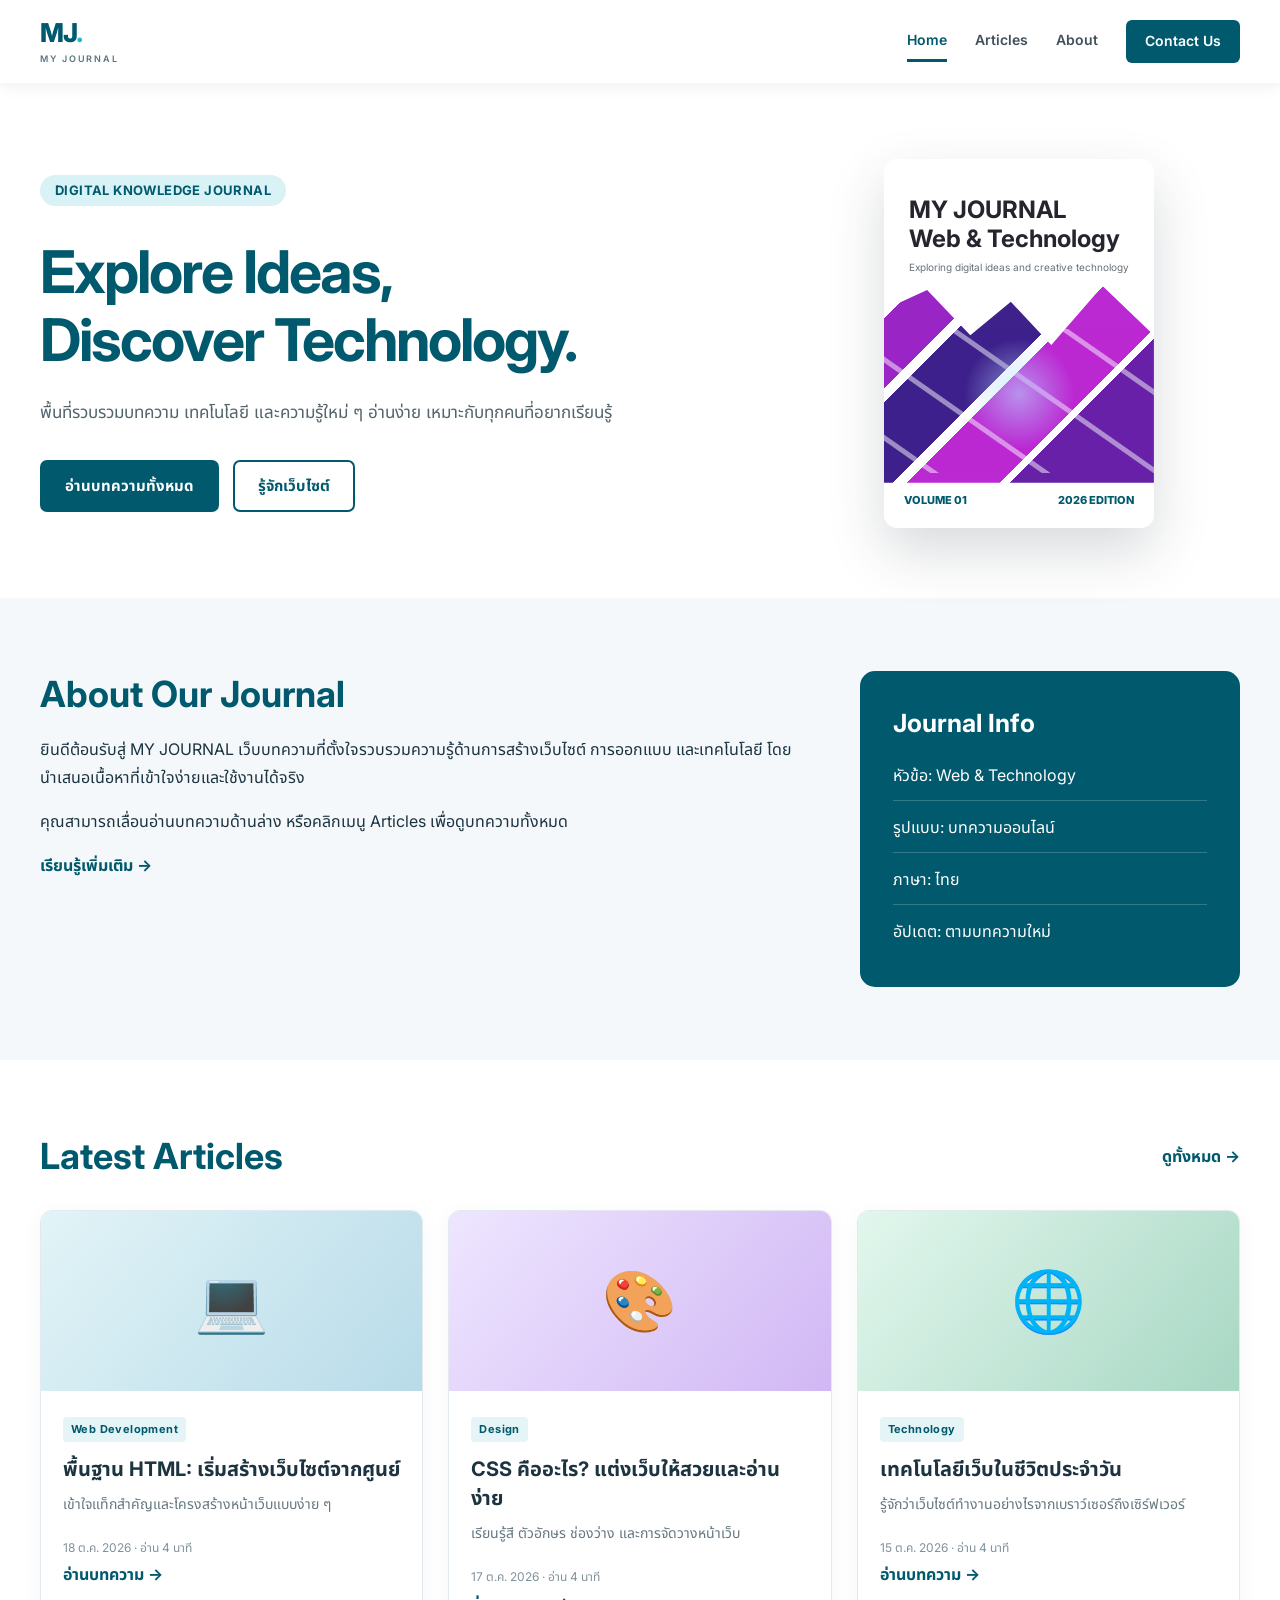
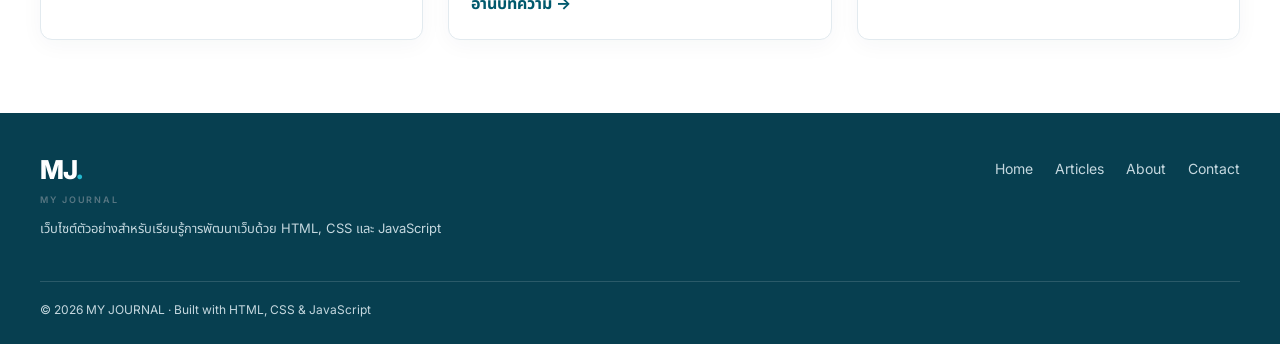
<file: index.html>
<!DOCTYPE html>
<html lang="th">

<head>
    <meta charset="UTF-8">
    <meta name="viewport" content="width=device-width, initial-scale=1.0">
    <meta name="description" content="MY JOURNAL เว็บไซต์รวมบทความด้านเทคโนโลยีและความรู้">
    <title>หน้าแรก | MY JOURNAL</title>
    <link rel="stylesheet" href="css/style.css">
</head>

<body>
    <header class="site-header">
        <div class="container nav-wrap"><a class="logo" href="index.html">MJ<span>.</span><small>MY
                    JOURNAL</small></a><button class="menu-toggle" type="button" aria-label="เปิดเมนู"
                aria-expanded="false">☰</button>
            <nav class="menu" aria-label="เมนูหลัก"><a href="index.html" class="active ">Home</a><a href="articles.html"
                    class="">Articles</a><a href="about.html" class="">About</a><a href="contact.html"
                    class="contact-link">Contact Us</a></nav>
        </div>
    </header>
    <main>
        <section class="hero">
            <div class="container hero-grid">
                <div><span class="eyebrow">DIGITAL KNOWLEDGE JOURNAL</span>
                    <h1>Explore Ideas,<br>Discover Technology.</h1>
                    <p class="lead">พื้นที่รวบรวมบทความ เทคโนโลยี และความรู้ใหม่ ๆ อ่านง่าย เหมาะกับทุกคนที่อยากเรียนรู้
                    </p>
                    <div class="actions"><a class="btn" href="articles.html">อ่านบทความทั้งหมด</a><a
                            class="btn btn-outline" href="about.html">รู้จักเว็บไซต์</a></div>
                </div>
                <div class="cover" aria-label="ภาพปกวารสารจำลอง">
                    <div>
                        <h3>MY JOURNAL<br>Web & Technology</h3>
                        <p>Exploring digital ideas and creative technology</p>
                    </div>
                    <div class="cover-art"></div>
                    <div class="cover-bottom"><span>VOLUME 01</span><span>2026 EDITION</span></div>
                </div>
            </div>
        </section>
        <section class="section pale">
            <div class="container about-grid">
                <div>
                    <h2 class="section-title">About Our Journal</h2>
                    <p>ยินดีต้อนรับสู่ MY JOURNAL เว็บบทความที่ตั้งใจรวบรวมความรู้ด้านการสร้างเว็บไซต์ การออกแบบ
                        และเทคโนโลยี โดยนำเสนอเนื้อหาที่เข้าใจง่ายและใช้งานได้จริง</p>
                    <p>คุณสามารถเลื่อนอ่านบทความด้านล่าง หรือคลิกเมนู Articles เพื่อดูบทความทั้งหมด</p><a
                        class="text-link" href="about.html">เรียนรู้เพิ่มเติม →</a>
                </div>
                <aside class="info-box">
                    <h3>Journal Info</h3>
                    <p>หัวข้อ: Web & Technology</p>
                    <p>รูปแบบ: บทความออนไลน์</p>
                    <p>ภาษา: ไทย</p>
                    <p>อัปเดต: ตามบทความใหม่</p>
                </aside>
            </div>
        </section>
        <section class="section">
            <div class="container">
                <div class="section-head">
                    <h2 class="section-title">Latest Articles</h2><a href="articles.html" class="text-link">ดูทั้งหมด
                        →</a>
                </div>
                <div class="cards">
                    <article class="card" data-category="web"><a href="article-html.html"
                            aria-label="อ่าน พื้นฐาน HTML: เริ่มสร้างเว็บไซต์จากศูนย์">
                            <div class="card-art ">💻</div>
                            <div class="card-body"><span class="tag">Web Development</span>
                                <h3>พื้นฐาน HTML: เริ่มสร้างเว็บไซต์จากศูนย์</h3>
                                <p>เข้าใจแท็กสำคัญและโครงสร้างหน้าเว็บแบบง่าย ๆ</p><span class="date">18 ต.ค. 2026 ·
                                    อ่าน 4 นาที</span>
                                <div class="text-link">อ่านบทความ →</div>
                            </div>
                        </a></article>
                    <article class="card" data-category="design"><a href="article-css.html"
                            aria-label="อ่าน CSS คืออะไร? แต่งเว็บให้สวยและอ่านง่าย">
                            <div class="card-art art-purple">🎨</div>
                            <div class="card-body"><span class="tag">Design</span>
                                <h3>CSS คืออะไร? แต่งเว็บให้สวยและอ่านง่าย</h3>
                                <p>เรียนรู้สี ตัวอักษร ช่องว่าง และการจัดวางหน้าเว็บ</p><span class="date">17 ต.ค. 2026
                                    · อ่าน 4 นาที</span>
                                <div class="text-link">อ่านบทความ →</div>
                            </div>
                        </a></article>
                    <article class="card" data-category="tech"><a href="article-tech.html"
                            aria-label="อ่าน เทคโนโลยีเว็บในชีวิตประจำวัน">
                            <div class="card-art art-green">🌐</div>
                            <div class="card-body"><span class="tag">Technology</span>
                                <h3>เทคโนโลยีเว็บในชีวิตประจำวัน</h3>
                                <p>รู้จักว่าเว็บไซต์ทำงานอย่างไรจากเบราว์เซอร์ถึงเซิร์ฟเวอร์</p><span class="date">15
                                    ต.ค. 2026 · อ่าน 4 นาที</span>
                                <div class="text-link">อ่านบทความ →</div>
                            </div>
                        </a></article>
                </div>
            </div>
        </section>
    </main>
    <footer class="footer">
        <div class="container">
            <div class="footer-grid">
                <div><a href="index.html" class="logo">MJ<span>.</span><small>MY JOURNAL</small></a>
                    <p>เว็บไซต์ตัวอย่างสำหรับเรียนรู้การพัฒนาเว็บด้วย HTML, CSS และ JavaScript</p>
                </div>
                <div class="footer-links"><a href="index.html">Home</a><a href="articles.html">Articles</a><a
                        href="about.html">About</a><a href="contact.html">Contact</a></div>
            </div>
            <div class="copyright">© 2026 MY JOURNAL · Built with HTML, CSS & JavaScript</div>
        </div>
    </footer>
    <script src="js/main.js"></script>
</body>

</html>
</file>
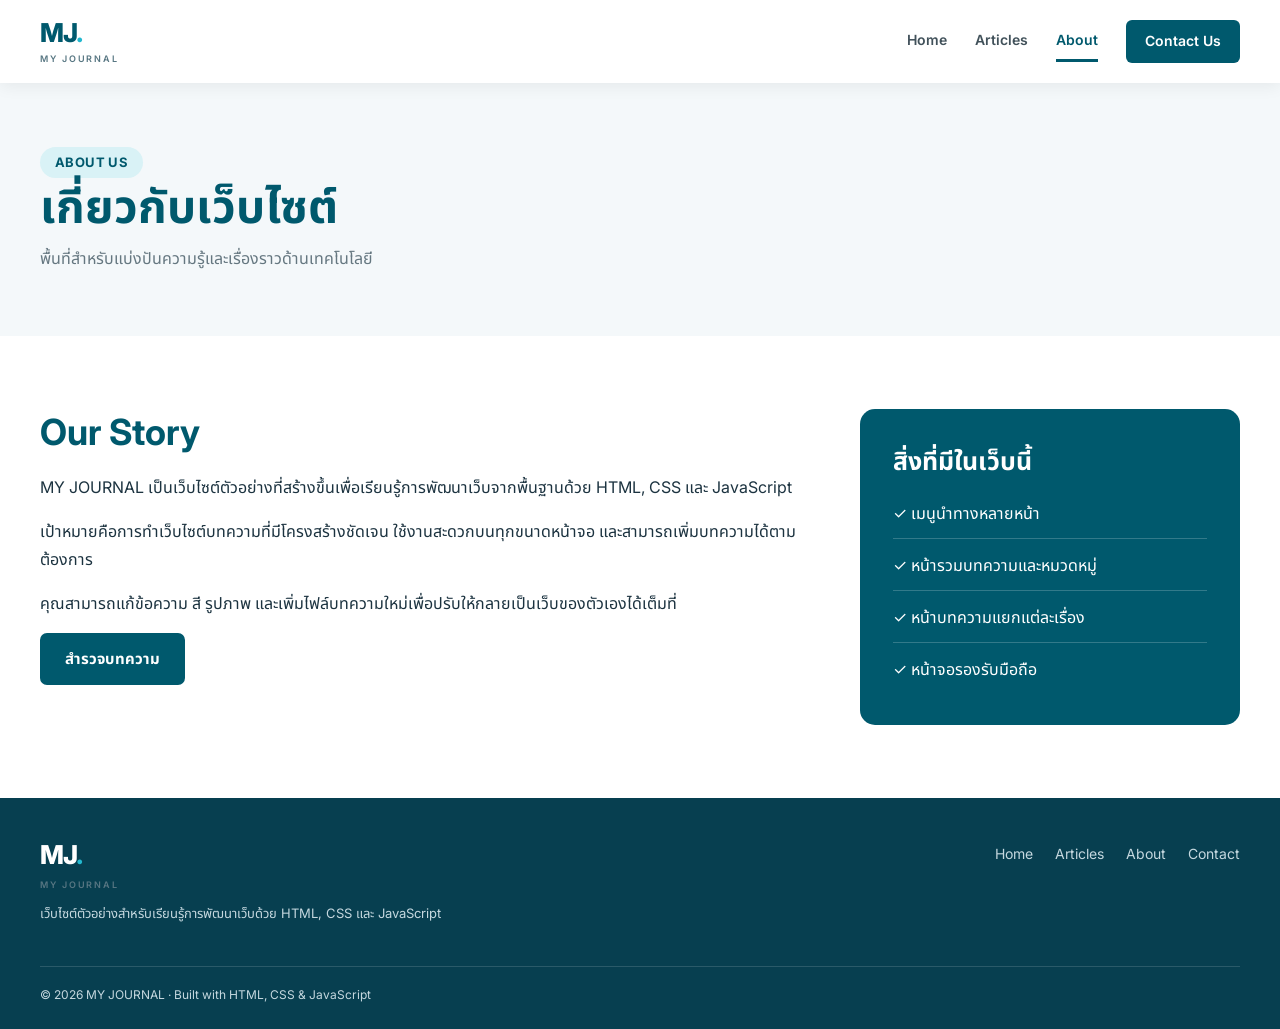
<file: about.html>
<!DOCTYPE html><html lang="th"><head><meta charset="UTF-8"><meta name="viewport" content="width=device-width, initial-scale=1.0"><meta name="description" content="MY JOURNAL เว็บไซต์รวมบทความด้านเทคโนโลยีและความรู้"><title>เกี่ยวกับเรา | MY JOURNAL</title><link rel="stylesheet" href="css/style.css"></head><body><header class="site-header"><div class="container nav-wrap"><a class="logo" href="index.html">MJ<span>.</span><small>MY JOURNAL</small></a><button class="menu-toggle" type="button" aria-label="เปิดเมนู" aria-expanded="false">☰</button><nav class="menu" aria-label="เมนูหลัก"><a href="index.html" class="">Home</a><a href="articles.html" class="">Articles</a><a href="about.html" class="active ">About</a><a href="contact.html" class="contact-link">Contact Us</a></nav></div></header><main><section class="page-hero"><div class="container"><span class="eyebrow">ABOUT US</span><h1>เกี่ยวกับเว็บไซต์</h1><p>พื้นที่สำหรับแบ่งปันความรู้และเรื่องราวด้านเทคโนโลยี</p></div></section><section class="section"><div class="container about-grid"><div><h2 class="section-title">Our Story</h2><p>MY JOURNAL เป็นเว็บไซต์ตัวอย่างที่สร้างขึ้นเพื่อเรียนรู้การพัฒนาเว็บจากพื้นฐานด้วย HTML, CSS และ JavaScript</p><p>เป้าหมายคือการทำเว็บไซต์บทความที่มีโครงสร้างชัดเจน ใช้งานสะดวกบนทุกขนาดหน้าจอ และสามารถเพิ่มบทความได้ตามต้องการ</p><p>คุณสามารถแก้ข้อความ สี รูปภาพ และเพิ่มไฟล์บทความใหม่เพื่อปรับให้กลายเป็นเว็บของตัวเองได้เต็มที่</p><a class="btn" href="articles.html">สำรวจบทความ</a></div><aside class="info-box"><h3>สิ่งที่มีในเว็บนี้</h3><p>✓ เมนูนำทางหลายหน้า</p><p>✓ หน้ารวมบทความและหมวดหมู่</p><p>✓ หน้าบทความแยกแต่ละเรื่อง</p><p>✓ หน้าจอรองรับมือถือ</p></aside></div></section></main><footer class="footer"><div class="container"><div class="footer-grid"><div><a href="index.html" class="logo">MJ<span>.</span><small>MY JOURNAL</small></a><p>เว็บไซต์ตัวอย่างสำหรับเรียนรู้การพัฒนาเว็บด้วย HTML, CSS และ JavaScript</p></div><div class="footer-links"><a href="index.html">Home</a><a href="articles.html">Articles</a><a href="about.html">About</a><a href="contact.html">Contact</a></div></div><div class="copyright">© 2026 MY JOURNAL · Built with HTML, CSS & JavaScript</div></div></footer><script src="js/main.js"></script></body></html>
</file>
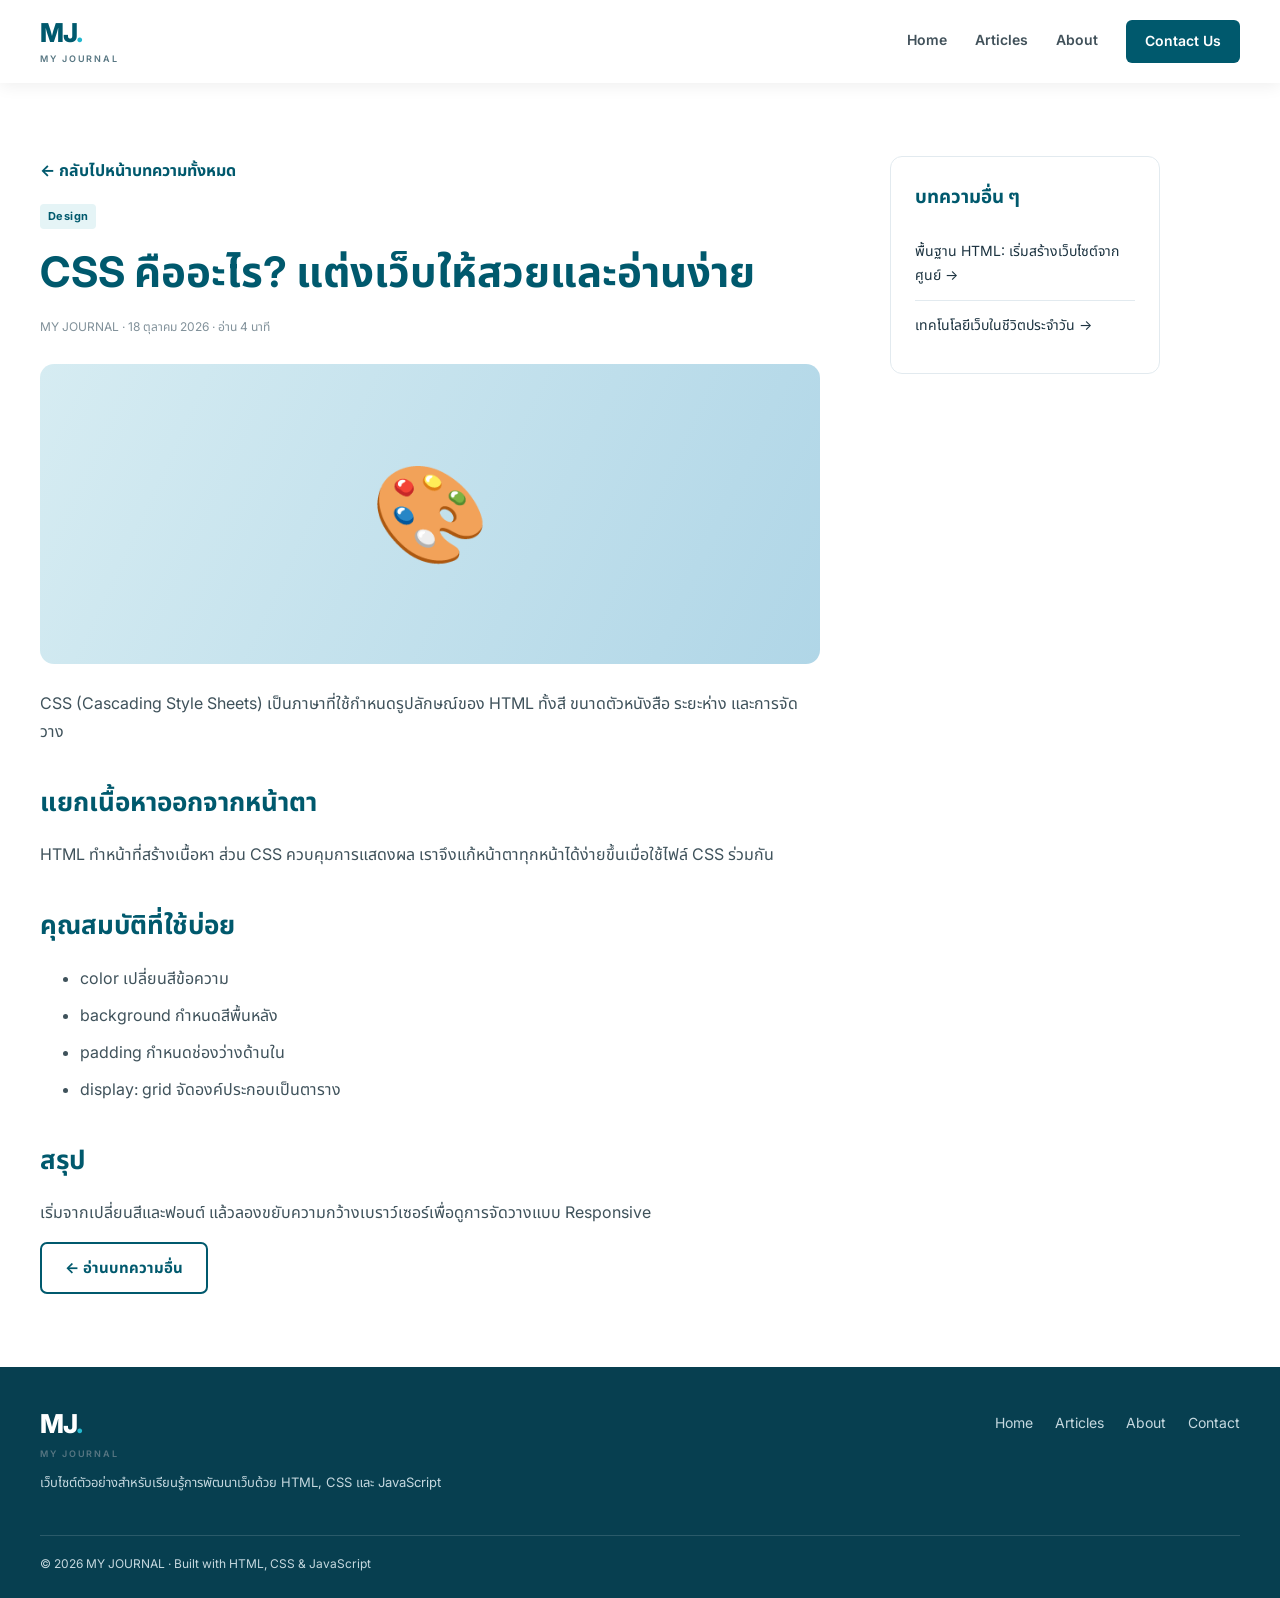
<file: article-css.html>
<!DOCTYPE html><html lang="th"><head><meta charset="UTF-8"><meta name="viewport" content="width=device-width, initial-scale=1.0"><meta name="description" content="MY JOURNAL เว็บไซต์รวมบทความด้านเทคโนโลยีและความรู้"><title>CSS คืออะไร? แต่งเว็บให้สวยและอ่านง่าย | MY JOURNAL</title><link rel="stylesheet" href="css/style.css"></head><body><header class="site-header"><div class="container nav-wrap"><a class="logo" href="index.html">MJ<span>.</span><small>MY JOURNAL</small></a><button class="menu-toggle" type="button" aria-label="เปิดเมนู" aria-expanded="false">☰</button><nav class="menu" aria-label="เมนูหลัก"><a href="index.html" class="">Home</a><a href="articles.html" class="">Articles</a><a href="about.html" class="">About</a><a href="contact.html" class="contact-link">Contact Us</a></nav></div></header><main><section class="section"><div class="container article-layout"><article class="article-content"><a class="text-link" href="articles.html">← กลับไปหน้าบทความทั้งหมด</a><p><span class="tag">Design</span></p><h1>CSS คืออะไร? แต่งเว็บให้สวยและอ่านง่าย</h1><span class="date">MY JOURNAL · 18 ตุลาคม 2026 · อ่าน 4 นาที</span><div class="article-banner">🎨</div><p>CSS (Cascading Style Sheets) เป็นภาษาที่ใช้กำหนดรูปลักษณ์ของ HTML ทั้งสี ขนาดตัวหนังสือ ระยะห่าง และการจัดวาง</p><h2>แยกเนื้อหาออกจากหน้าตา</h2><p>HTML ทำหน้าที่สร้างเนื้อหา ส่วน CSS ควบคุมการแสดงผล เราจึงแก้หน้าตาทุกหน้าได้ง่ายขึ้นเมื่อใช้ไฟล์ CSS ร่วมกัน</p><h2>คุณสมบัติที่ใช้บ่อย</h2><ul><li>color เปลี่ยนสีข้อความ</li><li>background กำหนดสีพื้นหลัง</li><li>padding กำหนดช่องว่างด้านใน</li><li>display: grid จัดองค์ประกอบเป็นตาราง</li></ul><h2>สรุป</h2><p>เริ่มจากเปลี่ยนสีและฟอนต์ แล้วลองขยับความกว้างเบราว์เซอร์เพื่อดูการจัดวางแบบ Responsive</p><a class="btn btn-outline" href="articles.html">← อ่านบทความอื่น</a></article><aside class="sidebar"><h3>บทความอื่น ๆ</h3><a href="article-html.html">พื้นฐาน HTML: เริ่มสร้างเว็บไซต์จากศูนย์ →</a><a href="article-tech.html">เทคโนโลยีเว็บในชีวิตประจำวัน →</a></aside></div></section></main><footer class="footer"><div class="container"><div class="footer-grid"><div><a href="index.html" class="logo">MJ<span>.</span><small>MY JOURNAL</small></a><p>เว็บไซต์ตัวอย่างสำหรับเรียนรู้การพัฒนาเว็บด้วย HTML, CSS และ JavaScript</p></div><div class="footer-links"><a href="index.html">Home</a><a href="articles.html">Articles</a><a href="about.html">About</a><a href="contact.html">Contact</a></div></div><div class="copyright">© 2026 MY JOURNAL · Built with HTML, CSS & JavaScript</div></div></footer><script src="js/main.js"></script></body></html>
</file>
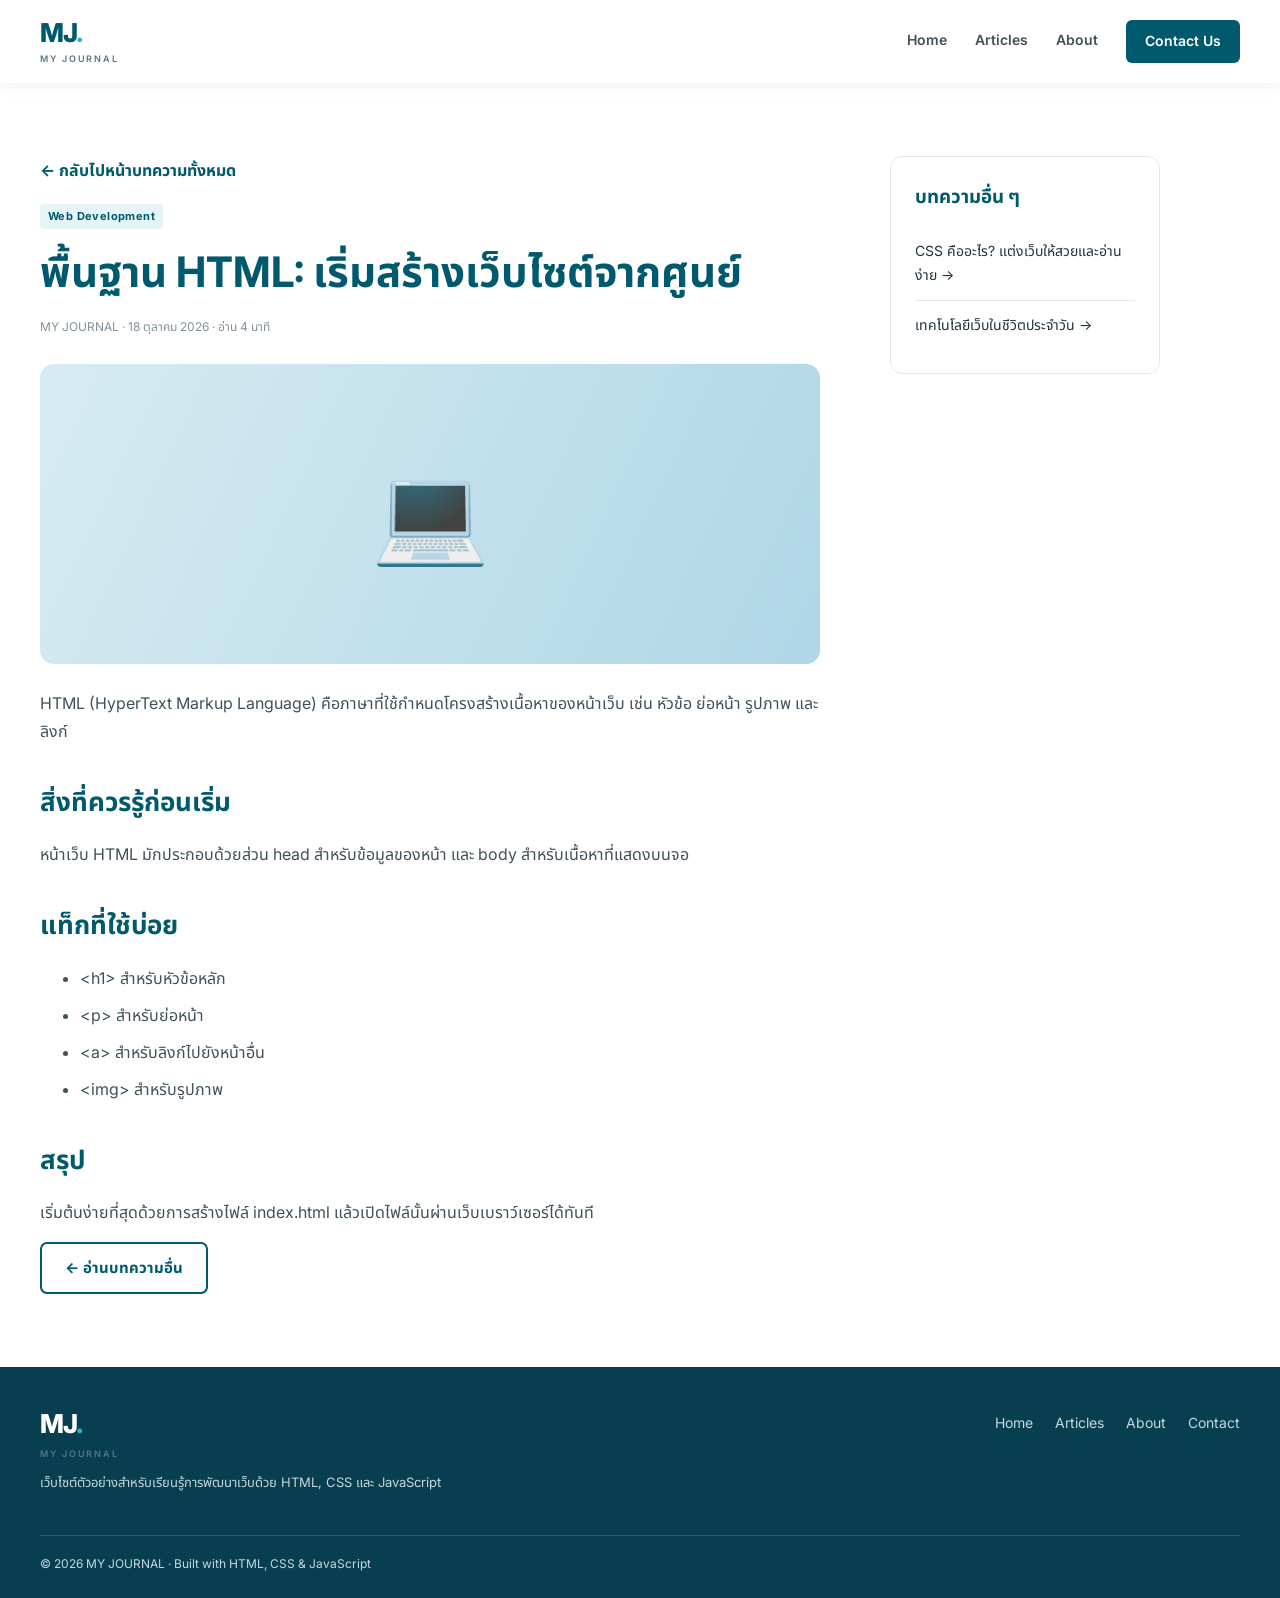
<file: article-html.html>
<!DOCTYPE html><html lang="th"><head><meta charset="UTF-8"><meta name="viewport" content="width=device-width, initial-scale=1.0"><meta name="description" content="MY JOURNAL เว็บไซต์รวมบทความด้านเทคโนโลยีและความรู้"><title>พื้นฐาน HTML: เริ่มสร้างเว็บไซต์จากศูนย์ | MY JOURNAL</title><link rel="stylesheet" href="css/style.css"></head><body><header class="site-header"><div class="container nav-wrap"><a class="logo" href="index.html">MJ<span>.</span><small>MY JOURNAL</small></a><button class="menu-toggle" type="button" aria-label="เปิดเมนู" aria-expanded="false">☰</button><nav class="menu" aria-label="เมนูหลัก"><a href="index.html" class="">Home</a><a href="articles.html" class="">Articles</a><a href="about.html" class="">About</a><a href="contact.html" class="contact-link">Contact Us</a></nav></div></header><main><section class="section"><div class="container article-layout"><article class="article-content"><a class="text-link" href="articles.html">← กลับไปหน้าบทความทั้งหมด</a><p><span class="tag">Web Development</span></p><h1>พื้นฐาน HTML: เริ่มสร้างเว็บไซต์จากศูนย์</h1><span class="date">MY JOURNAL · 18 ตุลาคม 2026 · อ่าน 4 นาที</span><div class="article-banner">💻</div><p>HTML (HyperText Markup Language) คือภาษาที่ใช้กำหนดโครงสร้างเนื้อหาของหน้าเว็บ เช่น หัวข้อ ย่อหน้า รูปภาพ และลิงก์</p><h2>สิ่งที่ควรรู้ก่อนเริ่ม</h2><p>หน้าเว็บ HTML มักประกอบด้วยส่วน head สำหรับข้อมูลของหน้า และ body สำหรับเนื้อหาที่แสดงบนจอ</p><h2>แท็กที่ใช้บ่อย</h2><ul><li>&lt;h1&gt; สำหรับหัวข้อหลัก</li><li>&lt;p&gt; สำหรับย่อหน้า</li><li>&lt;a&gt; สำหรับลิงก์ไปยังหน้าอื่น</li><li>&lt;img&gt; สำหรับรูปภาพ</li></ul><h2>สรุป</h2><p>เริ่มต้นง่ายที่สุดด้วยการสร้างไฟล์ index.html แล้วเปิดไฟล์นั้นผ่านเว็บเบราว์เซอร์ได้ทันที</p><a class="btn btn-outline" href="articles.html">← อ่านบทความอื่น</a></article><aside class="sidebar"><h3>บทความอื่น ๆ</h3><a href="article-css.html">CSS คืออะไร? แต่งเว็บให้สวยและอ่านง่าย →</a><a href="article-tech.html">เทคโนโลยีเว็บในชีวิตประจำวัน →</a></aside></div></section></main><footer class="footer"><div class="container"><div class="footer-grid"><div><a href="index.html" class="logo">MJ<span>.</span><small>MY JOURNAL</small></a><p>เว็บไซต์ตัวอย่างสำหรับเรียนรู้การพัฒนาเว็บด้วย HTML, CSS และ JavaScript</p></div><div class="footer-links"><a href="index.html">Home</a><a href="articles.html">Articles</a><a href="about.html">About</a><a href="contact.html">Contact</a></div></div><div class="copyright">© 2026 MY JOURNAL · Built with HTML, CSS & JavaScript</div></div></footer><script src="js/main.js"></script></body></html>
</file>
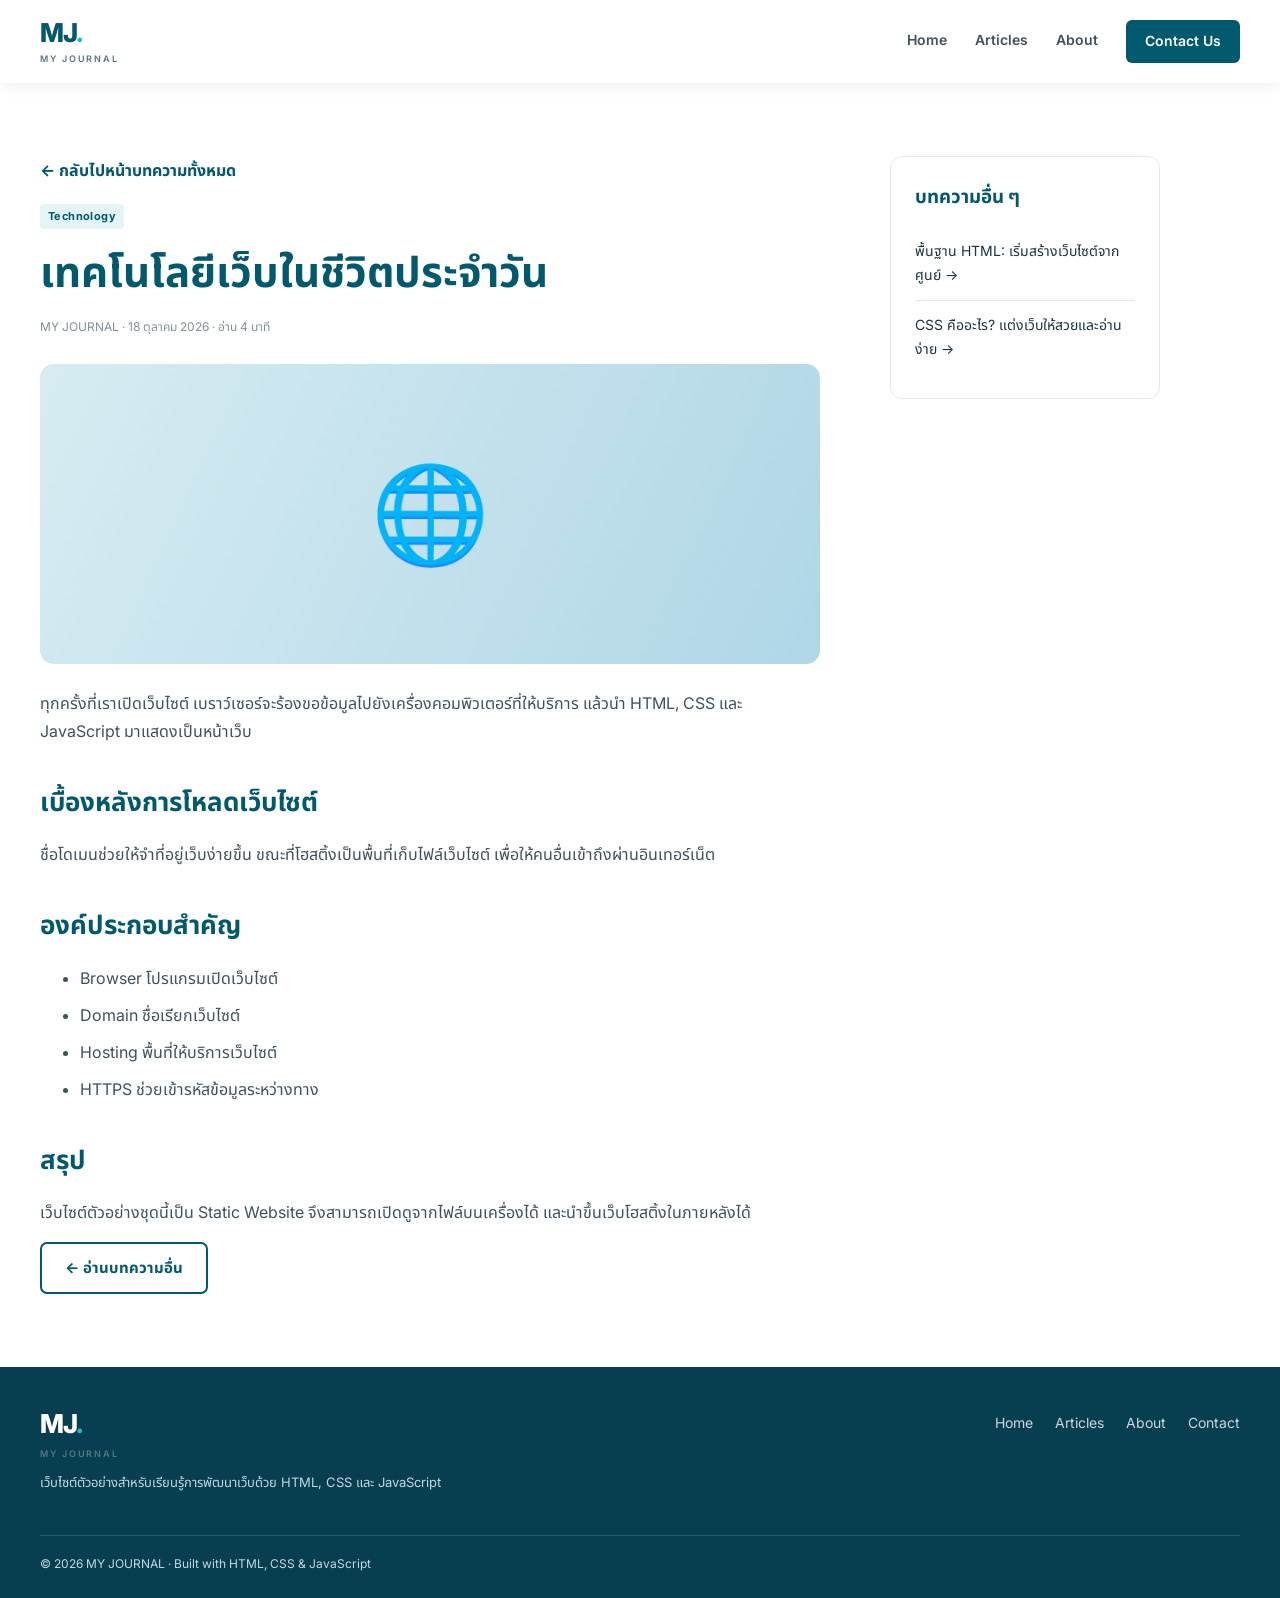
<file: article-tech.html>
<!DOCTYPE html><html lang="th"><head><meta charset="UTF-8"><meta name="viewport" content="width=device-width, initial-scale=1.0"><meta name="description" content="MY JOURNAL เว็บไซต์รวมบทความด้านเทคโนโลยีและความรู้"><title>เทคโนโลยีเว็บในชีวิตประจำวัน | MY JOURNAL</title><link rel="stylesheet" href="css/style.css"></head><body><header class="site-header"><div class="container nav-wrap"><a class="logo" href="index.html">MJ<span>.</span><small>MY JOURNAL</small></a><button class="menu-toggle" type="button" aria-label="เปิดเมนู" aria-expanded="false">☰</button><nav class="menu" aria-label="เมนูหลัก"><a href="index.html" class="">Home</a><a href="articles.html" class="">Articles</a><a href="about.html" class="">About</a><a href="contact.html" class="contact-link">Contact Us</a></nav></div></header><main><section class="section"><div class="container article-layout"><article class="article-content"><a class="text-link" href="articles.html">← กลับไปหน้าบทความทั้งหมด</a><p><span class="tag">Technology</span></p><h1>เทคโนโลยีเว็บในชีวิตประจำวัน</h1><span class="date">MY JOURNAL · 18 ตุลาคม 2026 · อ่าน 4 นาที</span><div class="article-banner">🌐</div><p>ทุกครั้งที่เราเปิดเว็บไซต์ เบราว์เซอร์จะร้องขอข้อมูลไปยังเครื่องคอมพิวเตอร์ที่ให้บริการ แล้วนำ HTML, CSS และ JavaScript มาแสดงเป็นหน้าเว็บ</p><h2>เบื้องหลังการโหลดเว็บไซต์</h2><p>ชื่อโดเมนช่วยให้จำที่อยู่เว็บง่ายขึ้น ขณะที่โฮสติ้งเป็นพื้นที่เก็บไฟล์เว็บไซต์ เพื่อให้คนอื่นเข้าถึงผ่านอินเทอร์เน็ต</p><h2>องค์ประกอบสำคัญ</h2><ul><li>Browser โปรแกรมเปิดเว็บไซต์</li><li>Domain ชื่อเรียกเว็บไซต์</li><li>Hosting พื้นที่ให้บริการเว็บไซต์</li><li>HTTPS ช่วยเข้ารหัสข้อมูลระหว่างทาง</li></ul><h2>สรุป</h2><p>เว็บไซต์ตัวอย่างชุดนี้เป็น Static Website จึงสามารถเปิดดูจากไฟล์บนเครื่องได้ และนำขึ้นเว็บโฮสติ้งในภายหลังได้</p><a class="btn btn-outline" href="articles.html">← อ่านบทความอื่น</a></article><aside class="sidebar"><h3>บทความอื่น ๆ</h3><a href="article-html.html">พื้นฐาน HTML: เริ่มสร้างเว็บไซต์จากศูนย์ →</a><a href="article-css.html">CSS คืออะไร? แต่งเว็บให้สวยและอ่านง่าย →</a></aside></div></section></main><footer class="footer"><div class="container"><div class="footer-grid"><div><a href="index.html" class="logo">MJ<span>.</span><small>MY JOURNAL</small></a><p>เว็บไซต์ตัวอย่างสำหรับเรียนรู้การพัฒนาเว็บด้วย HTML, CSS และ JavaScript</p></div><div class="footer-links"><a href="index.html">Home</a><a href="articles.html">Articles</a><a href="about.html">About</a><a href="contact.html">Contact</a></div></div><div class="copyright">© 2026 MY JOURNAL · Built with HTML, CSS & JavaScript</div></div></footer><script src="js/main.js"></script></body></html>
</file>
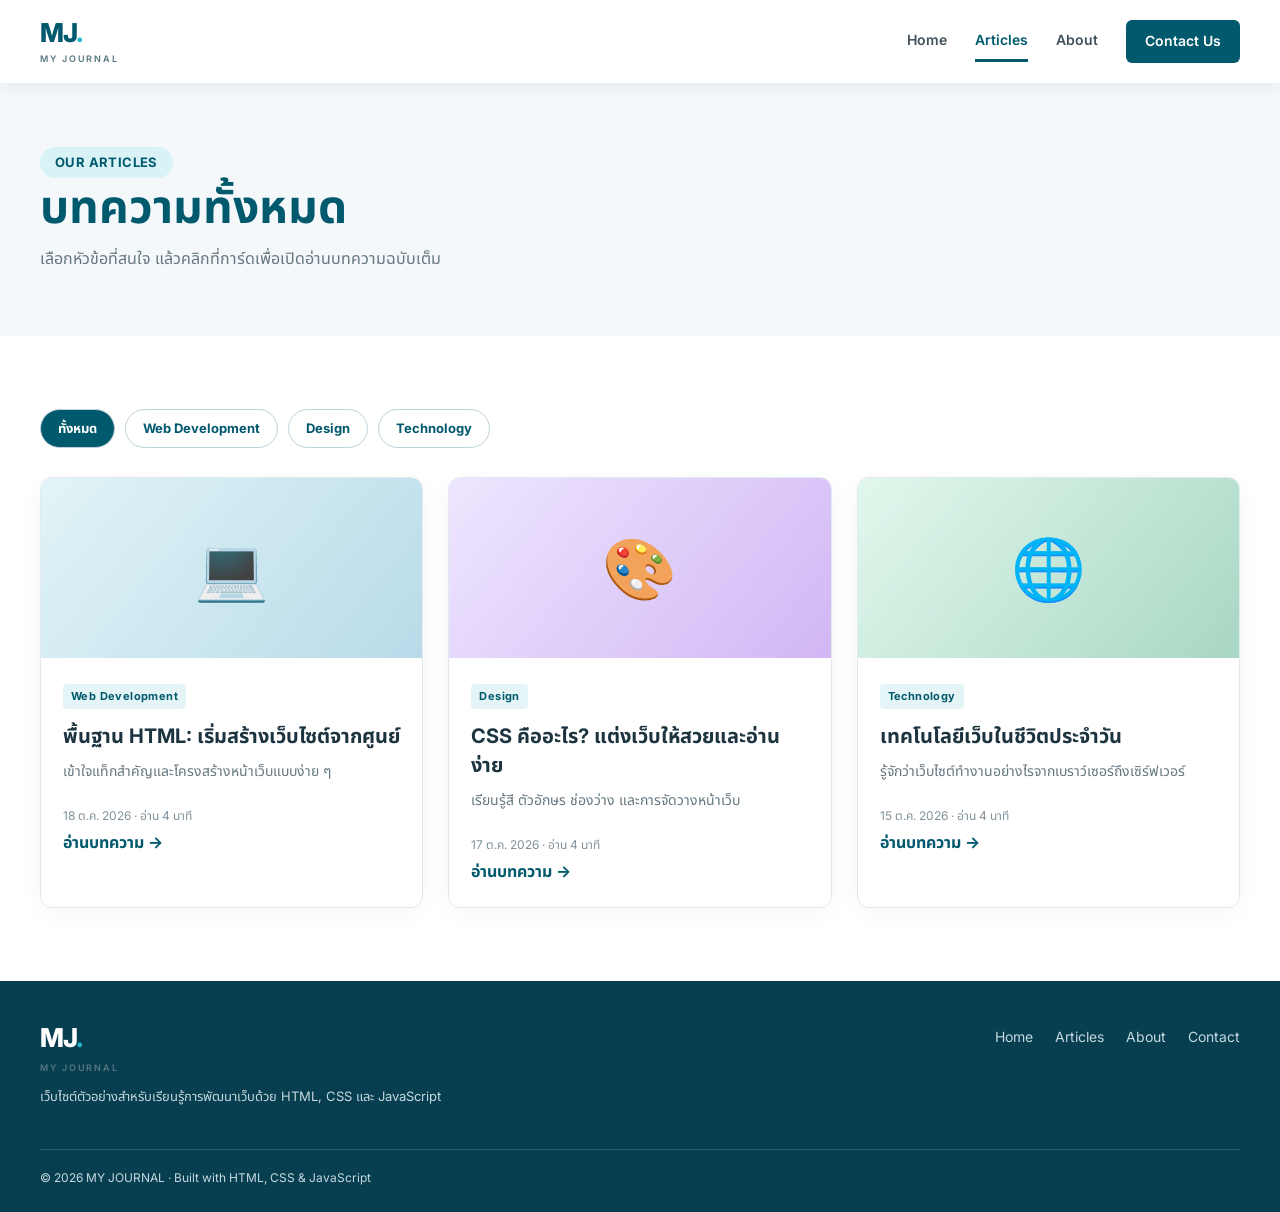
<file: articles.html>
<!DOCTYPE html><html lang="th"><head><meta charset="UTF-8"><meta name="viewport" content="width=device-width, initial-scale=1.0"><meta name="description" content="MY JOURNAL เว็บไซต์รวมบทความด้านเทคโนโลยีและความรู้"><title>บทความทั้งหมด | MY JOURNAL</title><link rel="stylesheet" href="css/style.css"></head><body><header class="site-header"><div class="container nav-wrap"><a class="logo" href="index.html">MJ<span>.</span><small>MY JOURNAL</small></a><button class="menu-toggle" type="button" aria-label="เปิดเมนู" aria-expanded="false">☰</button><nav class="menu" aria-label="เมนูหลัก"><a href="index.html" class="">Home</a><a href="articles.html" class="active ">Articles</a><a href="about.html" class="">About</a><a href="contact.html" class="contact-link">Contact Us</a></nav></div></header><main><section class="page-hero"><div class="container"><span class="eyebrow">OUR ARTICLES</span><h1>บทความทั้งหมด</h1><p>เลือกหัวข้อที่สนใจ แล้วคลิกที่การ์ดเพื่อเปิดอ่านบทความฉบับเต็ม</p></div></section><section class="section"><div class="container"><div class="filter-row"><button class="filter active" data-filter="all">ทั้งหมด</button><button class="filter" data-filter="web">Web Development</button><button class="filter" data-filter="design">Design</button><button class="filter" data-filter="tech">Technology</button></div><div class="cards"><article class="card" data-category="web"><a href="article-html.html" aria-label="อ่าน พื้นฐาน HTML: เริ่มสร้างเว็บไซต์จากศูนย์"><div class="card-art ">💻</div><div class="card-body"><span class="tag">Web Development</span><h3>พื้นฐาน HTML: เริ่มสร้างเว็บไซต์จากศูนย์</h3><p>เข้าใจแท็กสำคัญและโครงสร้างหน้าเว็บแบบง่าย ๆ</p><span class="date">18 ต.ค. 2026 · อ่าน 4 นาที</span><div class="text-link">อ่านบทความ →</div></div></a></article><article class="card" data-category="design"><a href="article-css.html" aria-label="อ่าน CSS คืออะไร? แต่งเว็บให้สวยและอ่านง่าย"><div class="card-art art-purple">🎨</div><div class="card-body"><span class="tag">Design</span><h3>CSS คืออะไร? แต่งเว็บให้สวยและอ่านง่าย</h3><p>เรียนรู้สี ตัวอักษร ช่องว่าง และการจัดวางหน้าเว็บ</p><span class="date">17 ต.ค. 2026 · อ่าน 4 นาที</span><div class="text-link">อ่านบทความ →</div></div></a></article><article class="card" data-category="tech"><a href="article-tech.html" aria-label="อ่าน เทคโนโลยีเว็บในชีวิตประจำวัน"><div class="card-art art-green">🌐</div><div class="card-body"><span class="tag">Technology</span><h3>เทคโนโลยีเว็บในชีวิตประจำวัน</h3><p>รู้จักว่าเว็บไซต์ทำงานอย่างไรจากเบราว์เซอร์ถึงเซิร์ฟเวอร์</p><span class="date">15 ต.ค. 2026 · อ่าน 4 นาที</span><div class="text-link">อ่านบทความ →</div></div></a></article></div></div></section></main><footer class="footer"><div class="container"><div class="footer-grid"><div><a href="index.html" class="logo">MJ<span>.</span><small>MY JOURNAL</small></a><p>เว็บไซต์ตัวอย่างสำหรับเรียนรู้การพัฒนาเว็บด้วย HTML, CSS และ JavaScript</p></div><div class="footer-links"><a href="index.html">Home</a><a href="articles.html">Articles</a><a href="about.html">About</a><a href="contact.html">Contact</a></div></div><div class="copyright">© 2026 MY JOURNAL · Built with HTML, CSS & JavaScript</div></div></footer><script src="js/main.js"></script></body></html>
</file>
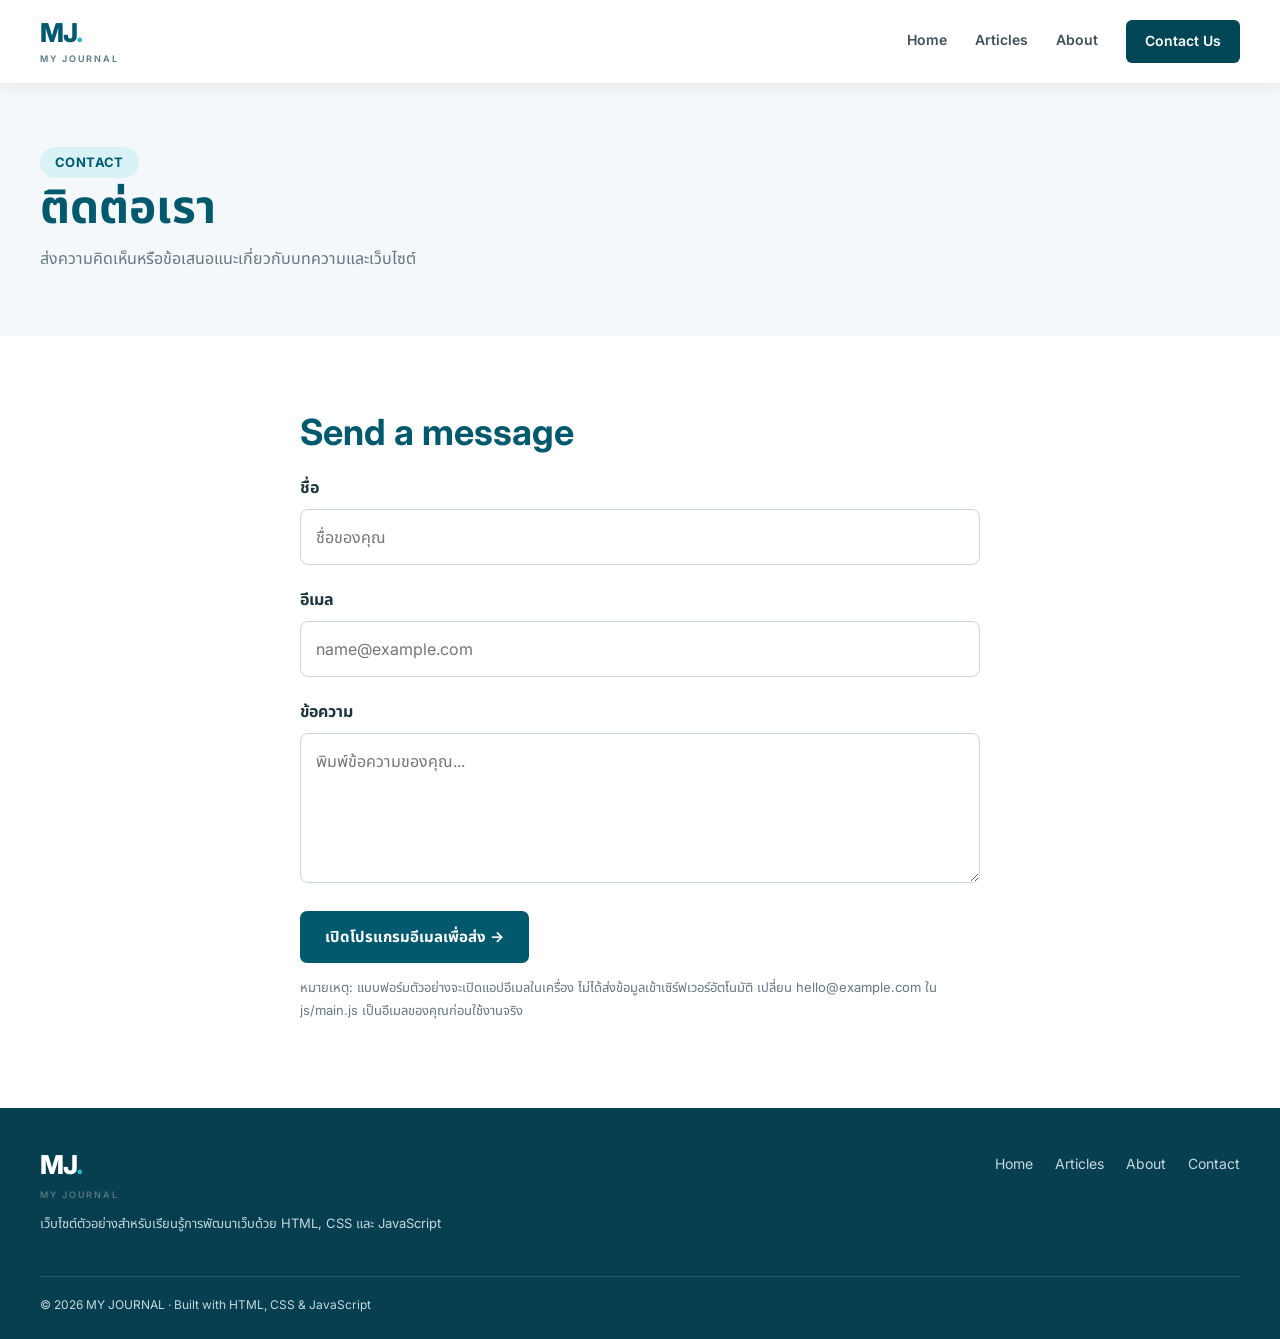
<file: contact.html>
<!DOCTYPE html><html lang="th"><head><meta charset="UTF-8"><meta name="viewport" content="width=device-width, initial-scale=1.0"><meta name="description" content="MY JOURNAL เว็บไซต์รวมบทความด้านเทคโนโลยีและความรู้"><title>ติดต่อเรา | MY JOURNAL</title><link rel="stylesheet" href="css/style.css"></head><body><header class="site-header"><div class="container nav-wrap"><a class="logo" href="index.html">MJ<span>.</span><small>MY JOURNAL</small></a><button class="menu-toggle" type="button" aria-label="เปิดเมนู" aria-expanded="false">☰</button><nav class="menu" aria-label="เมนูหลัก"><a href="index.html" class="">Home</a><a href="articles.html" class="">Articles</a><a href="about.html" class="">About</a><a href="contact.html" class="active contact-link">Contact Us</a></nav></div></header><main><section class="page-hero"><div class="container"><span class="eyebrow">CONTACT</span><h1>ติดต่อเรา</h1><p>ส่งความคิดเห็นหรือข้อเสนอแนะเกี่ยวกับบทความและเว็บไซต์</p></div></section><section class="section"><div class="container form-wrap"><h2 class="section-title">Send a message</h2><form id="contact-form"><div class="form-row"><label for="name">ชื่อ</label><input id="name" name="name" required placeholder="ชื่อของคุณ"></div><div class="form-row"><label for="email">อีเมล</label><input id="email" type="email" name="email" required placeholder="name@example.com"></div><div class="form-row"><label for="message">ข้อความ</label><textarea id="message" name="message" required placeholder="พิมพ์ข้อความของคุณ..."></textarea></div><button class="btn" type="submit">เปิดโปรแกรมอีเมลเพื่อส่ง →</button><p class="form-note">หมายเหตุ: แบบฟอร์มตัวอย่างจะเปิดแอปอีเมลในเครื่อง ไม่ได้ส่งข้อมูลเข้าเซิร์ฟเวอร์อัตโนมัติ เปลี่ยน hello@example.com ใน js/main.js เป็นอีเมลของคุณก่อนใช้งานจริง</p></form></div></section></main><footer class="footer"><div class="container"><div class="footer-grid"><div><a href="index.html" class="logo">MJ<span>.</span><small>MY JOURNAL</small></a><p>เว็บไซต์ตัวอย่างสำหรับเรียนรู้การพัฒนาเว็บด้วย HTML, CSS และ JavaScript</p></div><div class="footer-links"><a href="index.html">Home</a><a href="articles.html">Articles</a><a href="about.html">About</a><a href="contact.html">Contact</a></div></div><div class="copyright">© 2026 MY JOURNAL · Built with HTML, CSS & JavaScript</div></div></footer><script src="js/main.js"></script></body></html>
</file>
<file: css/style.css>
@import url('https://fonts.googleapis.com/css2?family=Noto+Sans+Thai:wght@400;500;600;700;800&family=Inter:wght@400;500;600;700;800&display=swap');
:root{--teal:#00596d;--teal-dark:#004656;--ink:#1c3340;--muted:#657780;--bg:#f4f8fa;--white:#fff;--line:#e2eaef;--shadow:0 15px 38px rgba(17,54,69,.09)}*{box-sizing:border-box}html{scroll-behavior:smooth}body{margin:0;font-family:Inter,'Noto Sans Thai',sans-serif;color:var(--ink);line-height:1.75;background:white}a{color:inherit;text-decoration:none}button,input,textarea{font:inherit}.container{width:min(1200px,calc(100% - 48px));margin:auto}.site-header{background:white;position:sticky;top:0;z-index:20;box-shadow:0 3px 16px rgba(0,0,0,.065)}.nav-wrap{min-height:83px;display:flex;align-items:center;gap:35px}.logo{color:var(--teal);font-weight:800;font-size:26px;line-height:1;white-space:nowrap;letter-spacing:-1px}.logo span{color:#23b8cf}.logo small{display:block;font-size:9px;letter-spacing:1.9px;font-weight:600;margin-top:8px;color:#577682}.menu{display:flex;align-items:center;gap:28px;margin-left:auto}.menu a{font-size:14px;font-weight:600;color:#41515a;white-space:nowrap;padding:7px 0;border-bottom:3px solid transparent}.menu a:hover,.menu a.active{color:var(--teal);border-color:var(--teal)}.menu .contact-link{background:var(--teal);color:white;padding:9px 19px;border-radius:6px;border:0}.menu .contact-link:hover,.menu .contact-link.active{background:var(--teal-dark);color:white;border:0}.menu-toggle{display:none;margin-left:auto;background:transparent;border:0;font-size:29px;cursor:pointer;color:var(--teal)}.hero{padding:76px 0 70px}.hero-grid{display:grid;grid-template-columns:1.4fr .9fr;gap:70px;align-items:center}.eyebrow{display:inline-block;background:#d9f2f6;color:var(--teal);font-size:13px;font-weight:700;line-height:1.3;border-radius:99px;padding:7px 15px;letter-spacing:.4px}.hero h1{font-size:clamp(40px,4.6vw,67px);line-height:1.16;color:var(--teal);letter-spacing:-2px;margin:32px 0 24px}.hero .lead{font-size:17px;max-width:645px;color:#53646c;margin:0 0 32px}.actions{display:flex;gap:14px;flex-wrap:wrap}.btn{display:inline-block;background:var(--teal);border:2px solid var(--teal);color:#fff;font-size:15px;font-weight:700;padding:11px 23px;border-radius:7px;cursor:pointer;transition:transform .18s,background .18s}.btn:hover{background:var(--teal-dark);transform:translateY(-2px)}.btn-outline{background:#fff;color:var(--teal)}.btn-outline:hover{background:#e9f5f7}.cover{max-width:340px;margin:0 auto;aspect-ratio:3/4.1;background:#fff;box-shadow:0 23px 55px rgba(38,49,61,.18);border-radius:13px;padding:25px 20px 18px;overflow:hidden;position:relative;display:flex;flex-direction:column;justify-content:space-between}.cover h3{font-size:24px;line-height:1.2;margin:12px 5px 5px;color:#26252e}.cover p{font-size:10px;color:#687079;margin:0 5px}.cover-art{height:68%;position:relative;margin:10px -20px 0;background:linear-gradient(135deg,#ffffff 7%,#9a25c5 7% 22%,#fff 22% 25%,#3f218c 25% 44%,#fff 44% 47%,#bb29d2 47% 67%,#fff 67% 69%,#6721a7 69%);clip-path:polygon(0 12%,16% 2%,32% 25%,47% 8%,62% 30%,81% 0,100% 25%,100% 100%,0 100%)}.cover-art:after{content:'';position:absolute;inset:22% 0 5%;background:radial-gradient(circle at 50% 45%,rgba(182,220,255,.78),transparent 35%),repeating-linear-gradient(35deg,transparent 0 26px,rgba(255,255,255,.65) 27px 31px,transparent 32px 64px);opacity:.75}.cover-bottom{display:flex;justify-content:space-between;color:var(--teal);font-size:11px;font-weight:800;padding-top:8px}.section{padding:73px 0}.pale{background:var(--bg)}.section-title{font-size:36px;color:var(--teal);line-height:1.3;margin:0 0 17px}.section-intro{color:var(--muted);margin:0 0 36px;max-width:760px}.section-head{display:flex;justify-content:space-between;align-items:center;gap:18px;margin-bottom:30px}.section-head .section-title{margin:0}.text-link{font-weight:700;color:var(--teal)}.about-grid{display:grid;grid-template-columns:1.8fr .9fr;gap:60px;align-items:start}.info-box{background:var(--teal);border-radius:15px;color:#fff;padding:31px 33px}.info-box h3{font-size:25px;margin:0 0 15px}.info-box p{margin:0 0 12px;border-bottom:1px solid #ffffff32;padding-bottom:11px}.info-box p:last-child{border:0;margin:0}.cards{display:grid;grid-template-columns:repeat(3,1fr);gap:25px}.card{border:1px solid var(--line);border-radius:12px;overflow:hidden;background:white;box-shadow:0 5px 22px rgba(25,58,75,.04);transition:box-shadow .2s,transform .2s}.card:hover{box-shadow:var(--shadow);transform:translateY(-4px)}.card-art{height:180px;display:flex;align-items:center;justify-content:center;font-size:60px;background:linear-gradient(130deg,#e2f4f7,#b8dbe9);position:relative}.art-purple{background:linear-gradient(130deg,#eee6ff,#d1b7f4)}.art-green{background:linear-gradient(130deg,#e2f7ed,#a8d7c4)}.art-orange{background:linear-gradient(130deg,#fff0db,#f7ceb1)}.card-body{padding:22px}.tag{display:inline-block;font-size:11px;font-weight:700;letter-spacing:.4px;color:var(--teal);background:#e5f4f6;border-radius:4px;padding:3px 8px}.card h3{font-size:20px;line-height:1.45;margin:13px 0 8px}.card p{font-size:14px;color:var(--muted);margin:0 0 16px}.date{font-size:12px;color:#81919a}.page-hero{background:var(--bg);padding:64px 0}.page-hero h1{font-size:46px;color:var(--teal);margin:0 0 9px;line-height:1.25}.page-hero p{color:var(--muted);margin:0;max-width:720px}.filter-row{display:flex;flex-wrap:wrap;gap:10px;margin-bottom:29px}.filter{border:1px solid #bed3db;border-radius:99px;padding:7px 17px;background:white;color:var(--teal);font-size:13px;font-weight:700;cursor:pointer}.filter.active,.filter:hover{background:var(--teal);color:white}.article-layout{display:grid;grid-template-columns:minmax(0,780px) 270px;gap:70px}.article-content h1{font-size:42px;line-height:1.27;color:var(--teal);margin:12px 0}.article-content h2{font-size:26px;margin:34px 0 12px;color:var(--teal)}.article-content p,.article-content li{font-size:16px;color:#3f525b}.article-content li{margin-bottom:9px}.article-banner{height:300px;border-radius:14px;display:flex;justify-content:center;align-items:center;font-size:95px;background:linear-gradient(115deg,#d6ecf2,#b0d6e7);margin:25px 0}.sidebar{position:sticky;top:115px;align-self:start;border:1px solid var(--line);padding:24px;border-radius:12px}.sidebar h3{color:var(--teal);margin:0 0 13px}.sidebar a{display:block;padding:12px 0;border-bottom:1px solid var(--line);font-size:14px}.sidebar a:last-child{border:0}.form-wrap{max-width:680px}.form-row{margin-bottom:20px}.form-row label{display:block;font-weight:700;margin-bottom:8px}.form-row input,.form-row textarea{width:100%;border:1px solid #c7d7df;border-radius:8px;padding:13px 15px;outline-color:var(--teal);background:white}.form-row textarea{min-height:150px;resize:vertical}.form-note{color:var(--muted);font-size:13px}.footer{background:#073f50;color:#c5d8df;padding:44px 0 24px}.footer-grid{display:flex;justify-content:space-between;gap:30px;flex-wrap:wrap}.footer .logo{color:white}.footer p{font-size:13px;max-width:440px}.footer-links{display:flex;gap:22px;flex-wrap:wrap;font-size:14px}.copyright{font-size:12px;border-top:1px solid #ffffff24;margin-top:28px;padding-top:17px}.empty{padding:24px;color:var(--muted)}@media(max-width:960px){.menu{gap:13px}.menu a{font-size:12px}.hero-grid{gap:25px}.about-grid{gap:25px}.article-layout{grid-template-columns:1fr 220px;gap:26px}}@media(max-width:740px){.container{width:min(100% - 32px,1200px)}.nav-wrap{min-height:69px}.menu-toggle{display:block}.menu{display:none;position:absolute;top:69px;left:0;right:0;background:white;padding:18px 23px 23px;flex-direction:column;align-items:stretch;box-shadow:0 15px 22px #00000012;gap:9px}.menu.open{display:flex}.menu a{font-size:15px}.hero{padding:47px 0}.hero-grid,.about-grid,.article-layout{grid-template-columns:1fr}.hero h1{font-size:41px;letter-spacing:-1px}.hero .lead{font-size:15px}.cover{width:260px}.cards{grid-template-columns:1fr}.section{padding:47px 0}.section-title{font-size:29px}.section-head{align-items:flex-start}.page-hero{padding:43px 0}.page-hero h1,.article-content h1{font-size:33px}.article-banner{height:220px}.sidebar{position:static}.footer-grid{display:block}.footer-links{margin-top:25px}}
</file>
